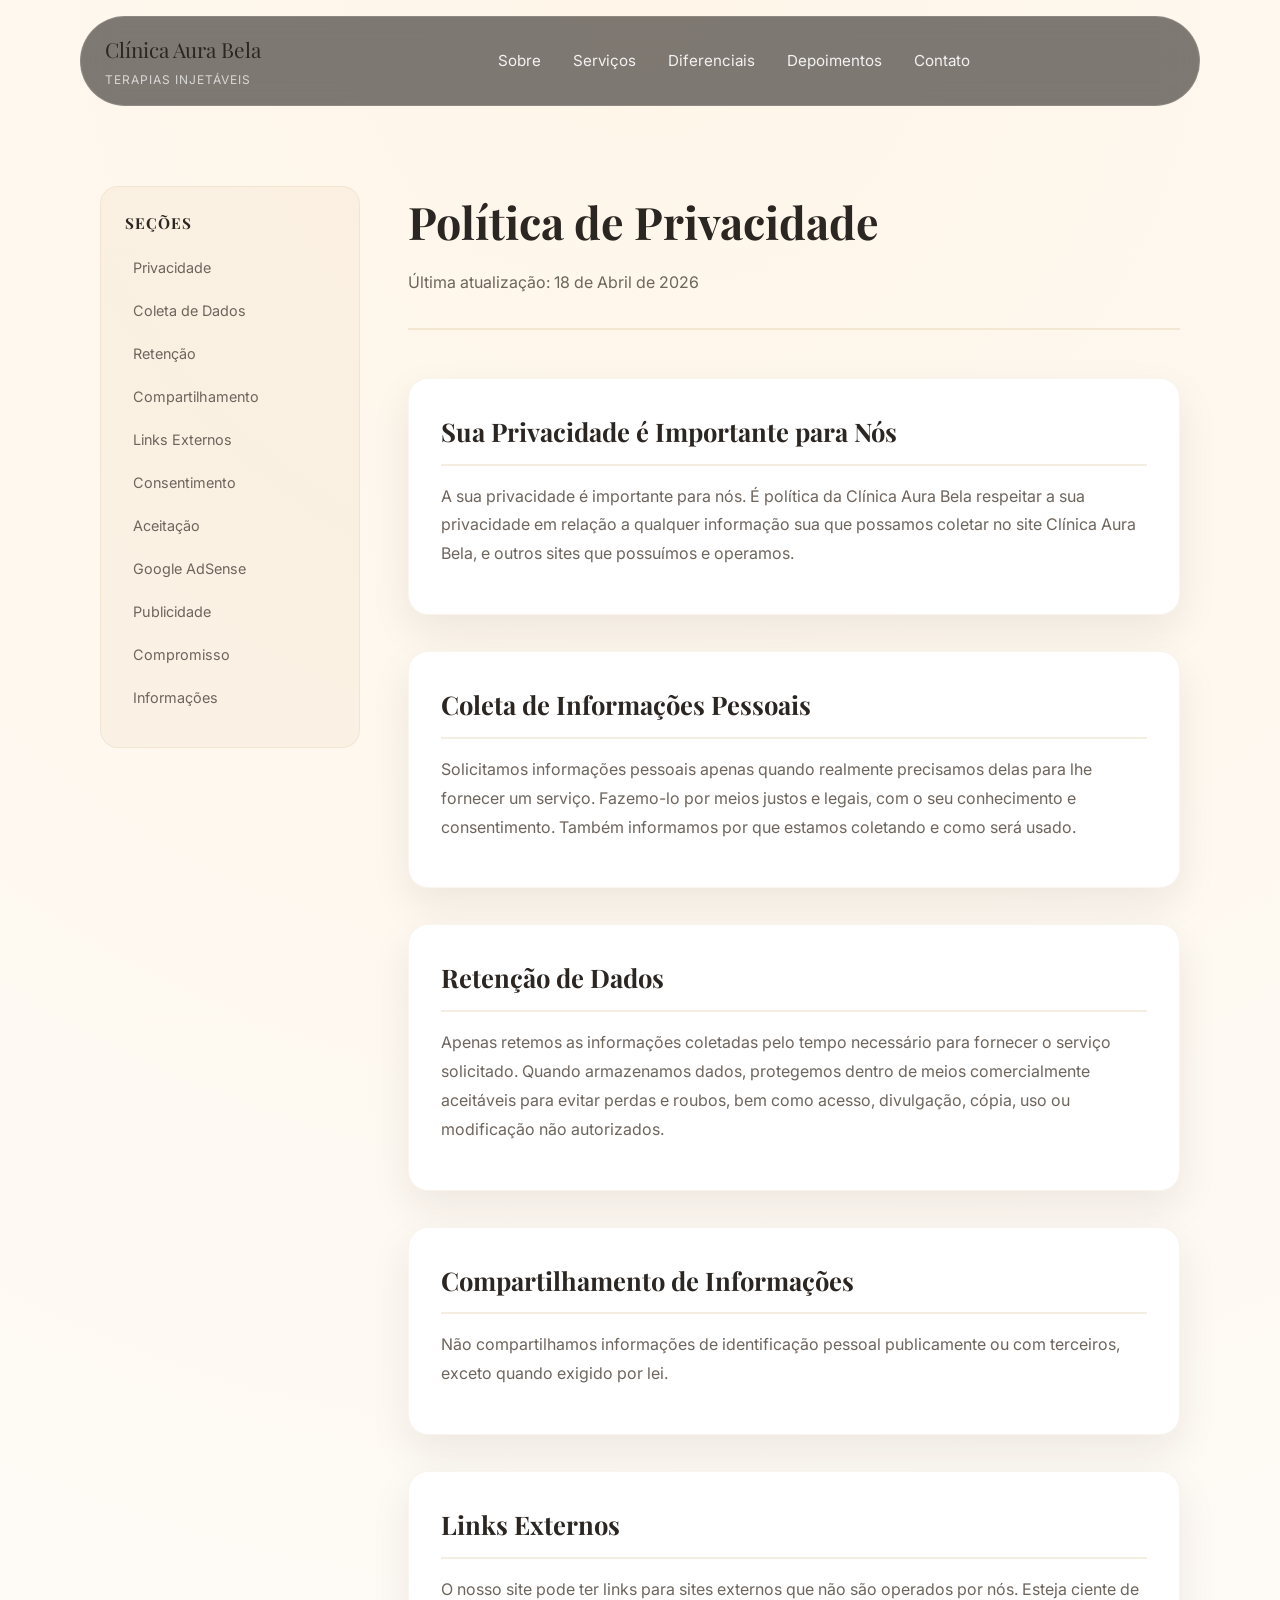
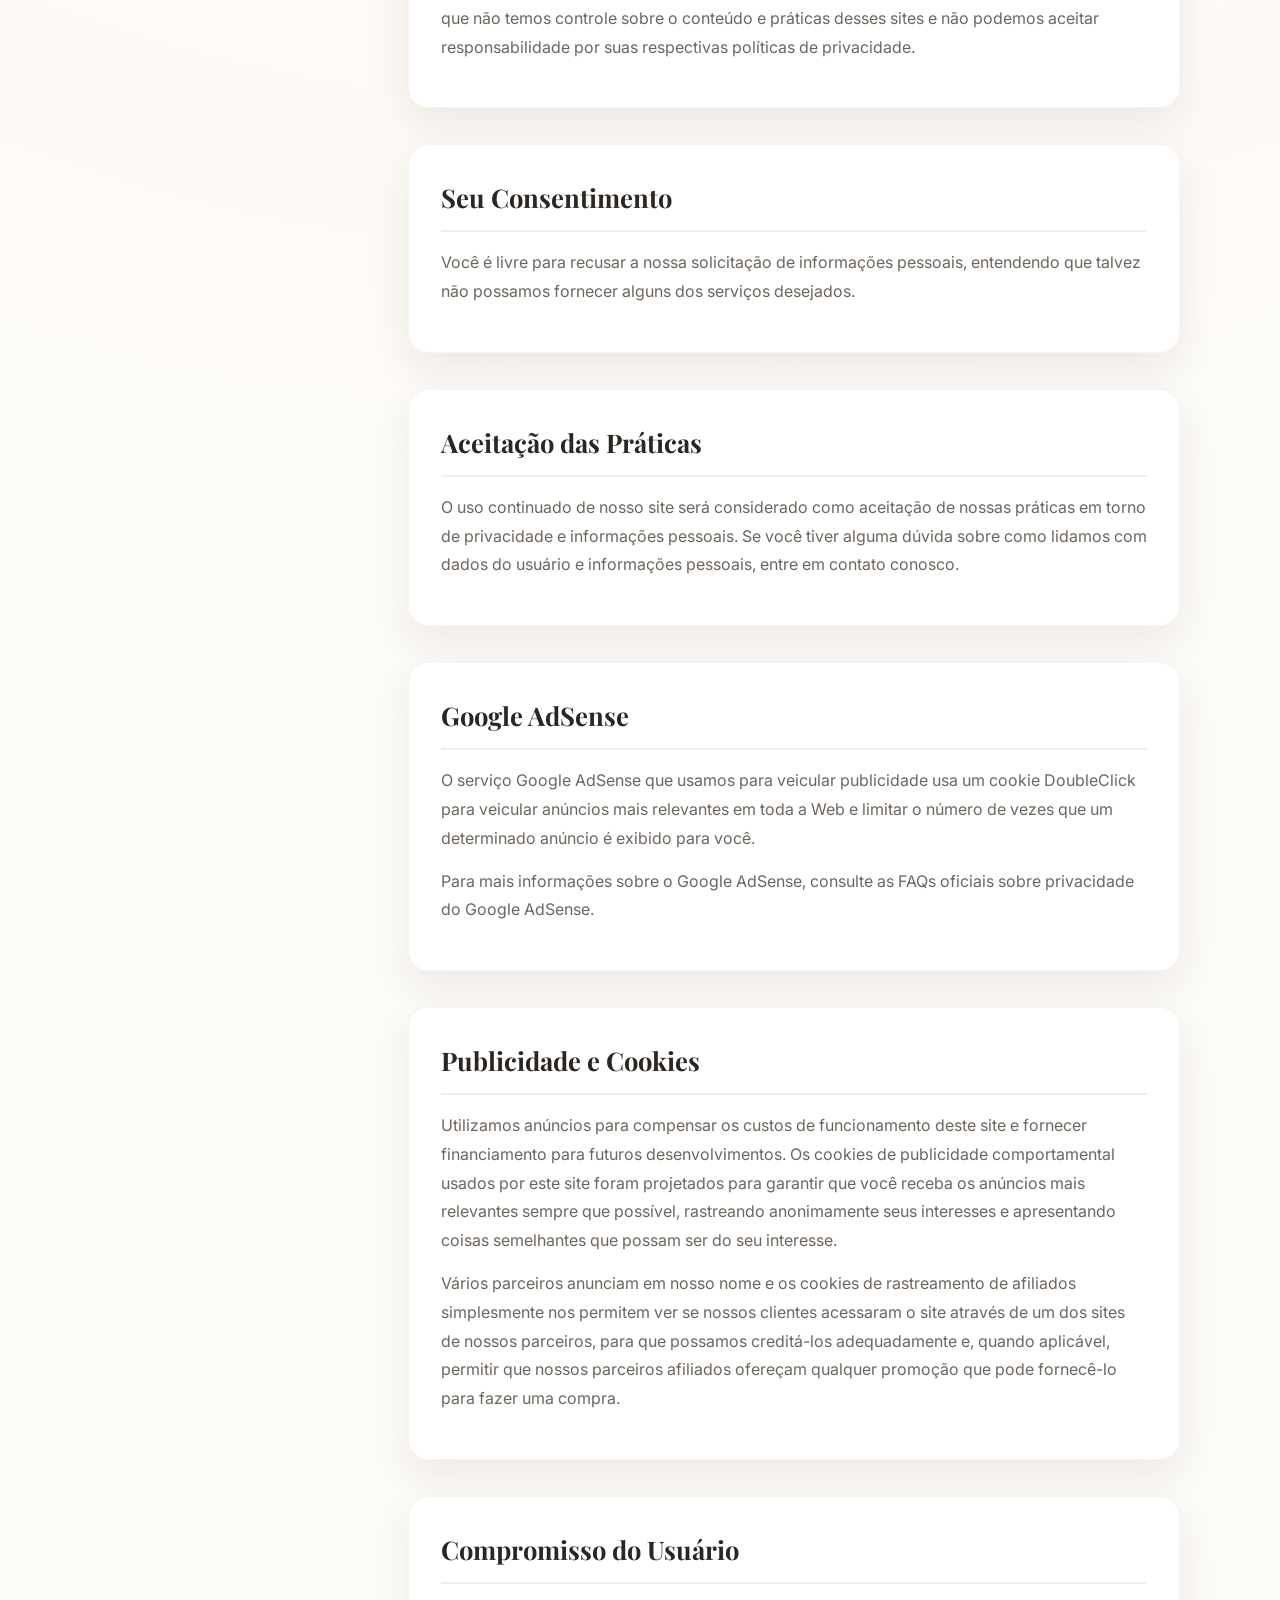
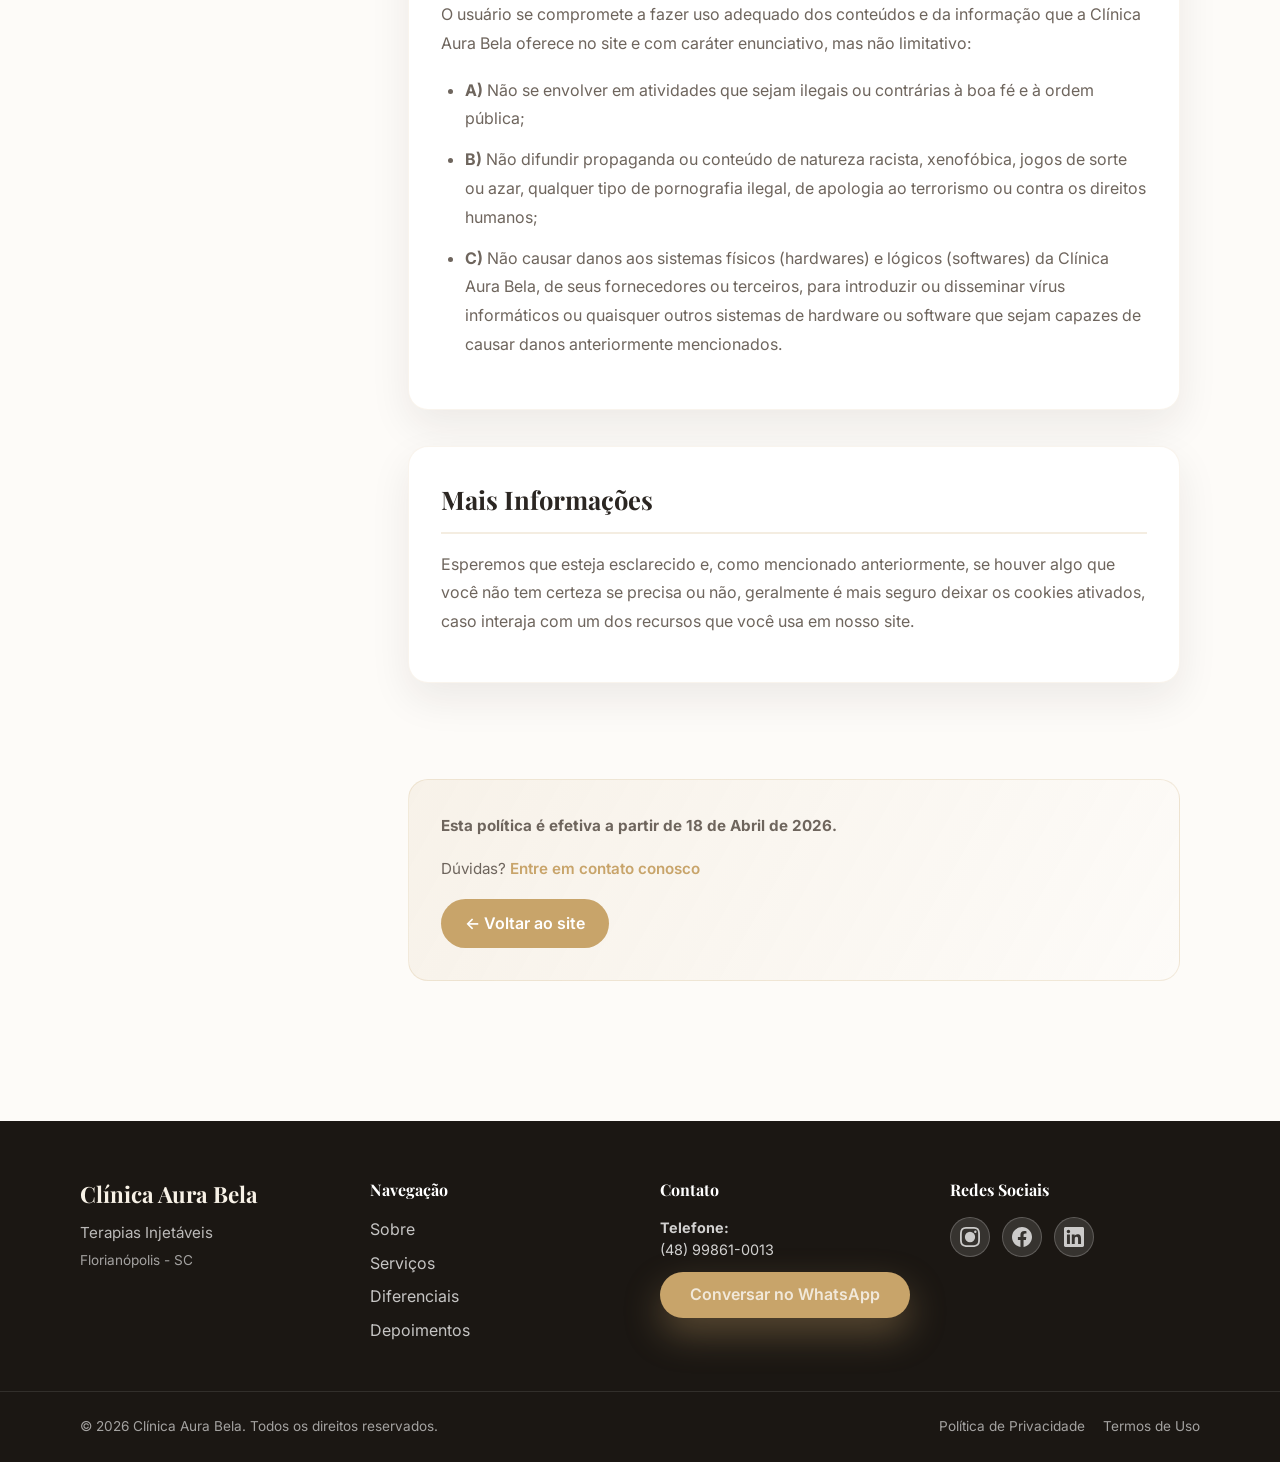
<file: privacidade_nova.html>
<!doctype html>
<html lang="pt-BR">
  <head>
    <meta charset="utf-8" />
    <meta name="viewport" content="width=device-width, initial-scale=1" />
    <meta
      name="description"
      content="Política de Privacidade - Clínica Aura Bela"
    />
    <title>Política de Privacidade - Clínica Aura Bela</title>

    <!-- Google Fonts -->
    <link rel="preconnect" href="https://fonts.googleapis.com" />
    <link rel="preconnect" href="https://fonts.gstatic.com" crossorigin />
    <link
      href="https://fonts.googleapis.com/css2?family=Inter:wght@300;400;500;600&family=Playfair+Display:wght@500;600;700&display=swap"
      rel="stylesheet"
    />

    <link rel="stylesheet" href="style.css" />
    <style>
      .legal-wrapper {
        display: grid;
        grid-template-columns: 260px 1fr;
        gap: 48px;
        padding: 40px 20px;
      }

      .legal-sidebar {
        position: sticky;
        top: 100px;
        height: fit-content;
      }

      .legal-toc {
        background: rgba(200, 164, 106, 0.08);
        border: 1px solid rgba(200, 164, 106, 0.15);
        border-radius: 18px;
        padding: 24px;
      }

      .legal-toc h3 {
        font-family: "Playfair Display", serif;
        font-size: 0.95rem;
        text-transform: uppercase;
        letter-spacing: 1px;
        color: var(--text);
        margin-bottom: 14px;
      }

      .legal-toc ul {
        list-style: none;
      }

      .legal-toc li {
        margin-bottom: 8px;
      }

      .legal-toc a {
        color: var(--muted);
        font-size: 0.9rem;
        transition: color 0.25s ease, padding-left 0.25s ease;
        display: block;
        padding: 6px 8px;
        border-radius: 8px;
      }

      .legal-toc a:hover,
      .legal-toc a.active {
        color: var(--accent);
        background: rgba(200, 164, 106, 0.1);
        padding-left: 12px;
      }

      .privacy-container {
        max-width: none;
      }

      .privacy-header {
        margin-bottom: 48px;
        padding-bottom: 32px;
        border-bottom: 2px solid rgba(200, 164, 106, 0.2);
      }

      .privacy-header h1 {
        font-family: "Playfair Display", serif;
        font-size: 2.8rem;
        margin-bottom: 12px;
        color: var(--text);
      }

      .privacy-header p {
        color: var(--muted);
        font-size: 1rem;
      }

      .privacy-content {
        display: grid;
        gap: 36px;
      }

      .privacy-section {
        background: var(--surface);
        border-radius: 20px;
        padding: 32px;
        border: 1px solid rgba(200, 164, 106, 0.12);
        box-shadow: var(--shadow-soft);
        transition: transform 0.25s ease, box-shadow 0.25s ease;
      }

      .privacy-section:hover {
        transform: translateY(-2px);
        box-shadow: var(--shadow);
      }

      .privacy-section h2 {
        font-family: "Playfair Display", serif;
        font-size: 1.6rem;
        margin-bottom: 16px;
        color: var(--text);
        padding-bottom: 12px;
        border-bottom: 2px solid rgba(200, 164, 106, 0.2);
      }

      .privacy-content p {
        margin-bottom: 14px;
        color: var(--muted);
        line-height: 1.8;
      }

      .privacy-content ul {
        margin: 18px 0 18px 24px;
      }

      .privacy-content li {
        margin-bottom: 12px;
        color: var(--muted);
        line-height: 1.8;
      }

      .privacy-footer {
        margin-top: 60px;
        padding: 32px;
        background: linear-gradient(120deg, rgba(200, 164, 106, 0.1), rgba(255, 255, 255, 0));
        border-radius: 20px;
        border: 1px solid rgba(200, 164, 106, 0.2);
      }

      .privacy-footer p {
        font-size: 0.95rem;
        color: var(--muted);
        margin-bottom: 16px;
      }

      .back-link {
        display: inline-block;
        padding: 12px 24px;
        background: var(--accent);
        color: #ffffff;
        border-radius: 999px;
        font-weight: 600;
        transition: all 0.25s ease;
      }

      .back-link:hover {
        background: var(--accent-strong);
        transform: translateY(-2px);
      }

      @media (max-width: 1024px) {
        .legal-wrapper {
          grid-template-columns: 1fr;
          gap: 28px;
        }

        .legal-sidebar {
          position: static;
        }

        .legal-toc {
          display: grid;
          grid-template-columns: repeat(auto-fit, minmax(160px, 1fr));
          gap: 12px;
        }

        .legal-toc ul {
          display: contents;
        }

        .legal-toc li {
          margin-bottom: 0;
        }

        .legal-toc a {
          display: block;
        }

        .privacy-header h1 {
          font-size: 2rem;
        }
      }
    </style>
  </head>
  <body>
    <!-- Navigation -->
    <nav class="nav container" style="margin-top: 16px;">
      <div class="brand">
        <span class="brand-name">Clínica Aura Bela</span>
        <span class="brand-sub">Terapias Injetáveis</span>
      </div>
      <div class="nav-links">
        <a href="index.html#sobre">Sobre</a>
        <a href="index.html#servicos">Serviços</a>
        <a href="index.html#diferenciais">Diferenciais</a>
        <a href="index.html#depoimentos">Depoimentos</a>
        <a href="index.html#contato">Contato</a>
      </div>
    </nav>

    <!-- Privacy Content -->
    <main class="container" style="padding: 40px 0;">
      <div class="legal-wrapper">
        <!-- Table of Contents Sidebar -->
        <aside class="legal-sidebar">
          <nav class="legal-toc">
            <h3>Seções</h3>
            <ul>
              <li><a href="#privacidade">Privacidade</a></li>
              <li><a href="#coleta">Coleta de Dados</a></li>
              <li><a href="#retencao">Retenção</a></li>
              <li><a href="#compartilhamento">Compartilhamento</a></li>
              <li><a href="#links">Links Externos</a></li>
              <li><a href="#consentimento">Consentimento</a></li>
              <li><a href="#aceitacao">Aceitação</a></li>
              <li><a href="#adsense">Google AdSense</a></li>
              <li><a href="#publicidade">Publicidade</a></li>
              <li><a href="#compromisso">Compromisso</a></li>
              <li><a href="#info">Informações</a></li>
            </ul>
          </nav>
        </aside>

        <!-- Main Content -->
        <div class="privacy-container">
          <div class="privacy-header">
            <h1>Política de Privacidade</h1>
            <p>Última atualização: 18 de Abril de 2026</p>
          </div>

          <div class="privacy-content">
            <div class="privacy-section" id="privacidade">
              <h2>Sua Privacidade é Importante para Nós</h2>
              <p>A sua privacidade é importante para nós. É política da Clínica Aura Bela respeitar a sua privacidade em relação a qualquer informação sua que possamos coletar no site Clínica Aura Bela, e outros sites que possuímos e operamos.</p>
            </div>

            <div class="privacy-section" id="coleta">
              <h2>Coleta de Informações Pessoais</h2>
              <p>Solicitamos informações pessoais apenas quando realmente precisamos delas para lhe fornecer um serviço. Fazemo-lo por meios justos e legais, com o seu conhecimento e consentimento. Também informamos por que estamos coletando e como será usado.</p>
            </div>

            <div class="privacy-section" id="retencao">
              <h2>Retenção de Dados</h2>
              <p>Apenas retemos as informações coletadas pelo tempo necessário para fornecer o serviço solicitado. Quando armazenamos dados, protegemos dentro de meios comercialmente aceitáveis para evitar perdas e roubos, bem como acesso, divulgação, cópia, uso ou modificação não autorizados.</p>
            </div>

            <div class="privacy-section" id="compartilhamento">
              <h2>Compartilhamento de Informações</h2>
              <p>Não compartilhamos informações de identificação pessoal publicamente ou com terceiros, exceto quando exigido por lei.</p>
            </div>

            <div class="privacy-section" id="links">
              <h2>Links Externos</h2>
              <p>O nosso site pode ter links para sites externos que não são operados por nós. Esteja ciente de que não temos controle sobre o conteúdo e práticas desses sites e não podemos aceitar responsabilidade por suas respectivas políticas de privacidade.</p>
            </div>

            <div class="privacy-section" id="consentimento">
              <h2>Seu Consentimento</h2>
              <p>Você é livre para recusar a nossa solicitação de informações pessoais, entendendo que talvez não possamos fornecer alguns dos serviços desejados.</p>
            </div>

            <div class="privacy-section" id="aceitacao">
              <h2>Aceitação das Práticas</h2>
              <p>O uso continuado de nosso site será considerado como aceitação de nossas práticas em torno de privacidade e informações pessoais. Se você tiver alguma dúvida sobre como lidamos com dados do usuário e informações pessoais, entre em contato conosco.</p>
            </div>

            <div class="privacy-section" id="adsense">
              <h2>Google AdSense</h2>
              <p>O serviço Google AdSense que usamos para veicular publicidade usa um cookie DoubleClick para veicular anúncios mais relevantes em toda a Web e limitar o número de vezes que um determinado anúncio é exibido para você.</p>
              <p>Para mais informações sobre o Google AdSense, consulte as FAQs oficiais sobre privacidade do Google AdSense.</p>
            </div>

            <div class="privacy-section" id="publicidade">
              <h2>Publicidade e Cookies</h2>
              <p>Utilizamos anúncios para compensar os custos de funcionamento deste site e fornecer financiamento para futuros desenvolvimentos. Os cookies de publicidade comportamental usados por este site foram projetados para garantir que você receba os anúncios mais relevantes sempre que possível, rastreando anonimamente seus interesses e apresentando coisas semelhantes que possam ser do seu interesse.</p>
              <p>Vários parceiros anunciam em nosso nome e os cookies de rastreamento de afiliados simplesmente nos permitem ver se nossos clientes acessaram o site através de um dos sites de nossos parceiros, para que possamos creditá-los adequadamente e, quando aplicável, permitir que nossos parceiros afiliados ofereçam qualquer promoção que pode fornecê-lo para fazer uma compra.</p>
            </div>

            <div class="privacy-section" id="compromisso">
              <h2>Compromisso do Usuário</h2>
              <p>O usuário se compromete a fazer uso adequado dos conteúdos e da informação que a Clínica Aura Bela oferece no site e com caráter enunciativo, mas não limitativo:</p>
              <ul>
                <li><strong>A)</strong> Não se envolver em atividades que sejam ilegais ou contrárias à boa fé e à ordem pública;</li>
                <li><strong>B)</strong> Não difundir propaganda ou conteúdo de natureza racista, xenofóbica, jogos de sorte ou azar, qualquer tipo de pornografia ilegal, de apologia ao terrorismo ou contra os direitos humanos;</li>
                <li><strong>C)</strong> Não causar danos aos sistemas físicos (hardwares) e lógicos (softwares) da Clínica Aura Bela, de seus fornecedores ou terceiros, para introduzir ou disseminar vírus informáticos ou quaisquer outros sistemas de hardware ou software que sejam capazes de causar danos anteriormente mencionados.</li>
              </ul>
            </div>

            <div class="privacy-section" id="info">
              <h2>Mais Informações</h2>
              <p>Esperemos que esteja esclarecido e, como mencionado anteriormente, se houver algo que você não tem certeza se precisa ou não, geralmente é mais seguro deixar os cookies ativados, caso interaja com um dos recursos que você usa em nosso site.</p>
            </div>

            <div class="privacy-footer">
              <p><strong>Esta política é efetiva a partir de 18 de Abril de 2026.</strong></p>
              <p>Dúvidas? <a href="index.html#contato" style="color: var(--accent); font-weight: 600;">Entre em contato conosco</a></p>
              <a href="index.html" class="back-link">← Voltar ao site</a>
            </div>
          </div>
        </div>
      </div>
    </main>

    <!-- Footer -->
    <footer class="footer" style="margin-top: 60px;">
      <div class="container footer-grid">
        <div class="footer-brand">
          <h3>Clínica Aura Bela</h3>
          <p>Terapias Injetáveis</p>
          <span>Florianópolis - SC</span>
        </div>

        <div class="footer-section">
          <h4>Navegação</h4>
          <ul>
            <li><a href="index.html#sobre">Sobre</a></li>
            <li><a href="index.html#servicos">Serviços</a></li>
            <li><a href="index.html#diferenciais">Diferenciais</a></li>
            <li><a href="index.html#depoimentos">Depoimentos</a></li>
          </ul>
        </div>

        <div class="footer-section">
          <h4>Contato</h4>
          <p><strong>Telefone:</strong><br>(48) 99861-0013</p>
          <a href="https://wa.me/5548998610013" target="_blank" rel="noopener noreferrer" class="btn btn-primary" style="width: 100%; text-align: center; padding: 10px 14px; margin-top: 12px;">Conversar no WhatsApp</a>
        </div>

        <div class="footer-section">
          <h4>Redes Sociais</h4>
          <div class="social-links">
            <a href="#" aria-label="Instagram" title="Instagram">
              <svg viewBox="0 0 24 24" fill="currentColor">
                <path d="M12 2.163c3.204 0 3.584.012 4.85.07 3.252.148 4.771 1.691 4.919 4.919.058 1.265.069 1.645.069 4.849 0 3.205-.012 3.584-.069 4.849-.149 3.225-1.664 4.771-4.919 4.919-1.266.058-1.644.07-4.85.07-3.204 0-3.584-.012-4.849-.07-3.26-.149-4.771-1.699-4.919-4.92-.058-1.265-.07-1.644-.07-4.849 0-3.204.013-3.583.07-4.849.149-3.227 1.664-4.771 4.919-4.919 1.266-.057 1.645-.069 4.849-.069zm0-2.163c-3.259 0-3.667.014-4.947.072-4.358.2-6.78 2.618-6.98 6.98-.059 1.281-.073 1.689-.073 4.948 0 3.259.014 3.668.072 4.948.2 4.358 2.618 6.78 6.98 6.98 1.281.058 1.689.072 4.948.072 3.259 0 3.668-.014 4.948-.072 4.354-.2 6.782-2.618 6.979-6.98.059-1.28.073-1.689.073-4.948 0-3.259-.015-3.667-.072-4.947-.196-4.354-2.617-6.78-6.979-6.98-1.281-.059-1.69-.073-4.949-.073zM5.838 12a6.162 6.162 0 1 1 12.324 0 6.162 6.162 0 0 1-12.324 0zM12 16a4 4 0 1 1 0-8 4 4 0 0 1 0 8zm4.965-10.322a1.44 1.44 0 1 1 2.881.001 1.44 1.44 0 0 1-2.881-.001z"/>
              </svg>
            </a>
            <a href="#" aria-label="Facebook" title="Facebook">
              <svg viewBox="0 0 24 24" fill="currentColor">
                <path d="M24 12.073c0-6.627-5.373-12-12-12s-12 5.373-12 12c0 5.99 4.388 10.954 10.125 11.854v-8.385H7.078v-3.47h3.047V9.43c0-3.007 1.792-4.669 4.533-4.669 1.312 0 2.686.235 2.686.235v2.953H15.83c-1.491 0-1.956.925-1.956 1.874v2.25h3.328l-.532 3.47h-2.796v8.385C19.612 23.027 24 18.062 24 12.073z"/>
              </svg>
            </a>
            <a href="#" aria-label="LinkedIn" title="LinkedIn">
              <svg viewBox="0 0 24 24" fill="currentColor">
                <path d="M20.447 20.452h-3.554v-5.569c0-1.328-.027-3.037-1.852-3.037-1.853 0-2.136 1.445-2.136 2.939v5.667H9.351V9h3.414v1.561h.046c.477-.9 1.637-1.85 3.37-1.85 3.601 0 4.267 2.37 4.267 5.455v6.286zM5.337 7.433c-1.144 0-2.063-.926-2.063-2.065 0-1.138.92-2.063 2.063-2.063 1.14 0 2.064.925 2.064 2.063 0 1.139-.925 2.065-2.064 2.065zm1.782 13.019H3.555V9h3.564v11.452zM22.225 0H1.771C.792 0 0 .774 0 1.729v20.542C0 23.227.792 24 1.771 24h20.451C23.2 24 24 23.227 24 22.271V1.729C24 .774 23.2 0 22.225 0z"/>
              </svg>
            </a>
          </div>
        </div>
      </div>

      <div class="footer-divider"></div>

      <div class="container footer-bottom">
        <p>&copy; 2026 Clínica Aura Bela. Todos os direitos reservados.</p>
        <div class="footer-policies">
          <a href="privacidade_nova.html">Política de Privacidade</a>
          <a href="#">Termos de Uso</a>
        </div>
      </div>
    </footer>
  </body>
</html>
</file>
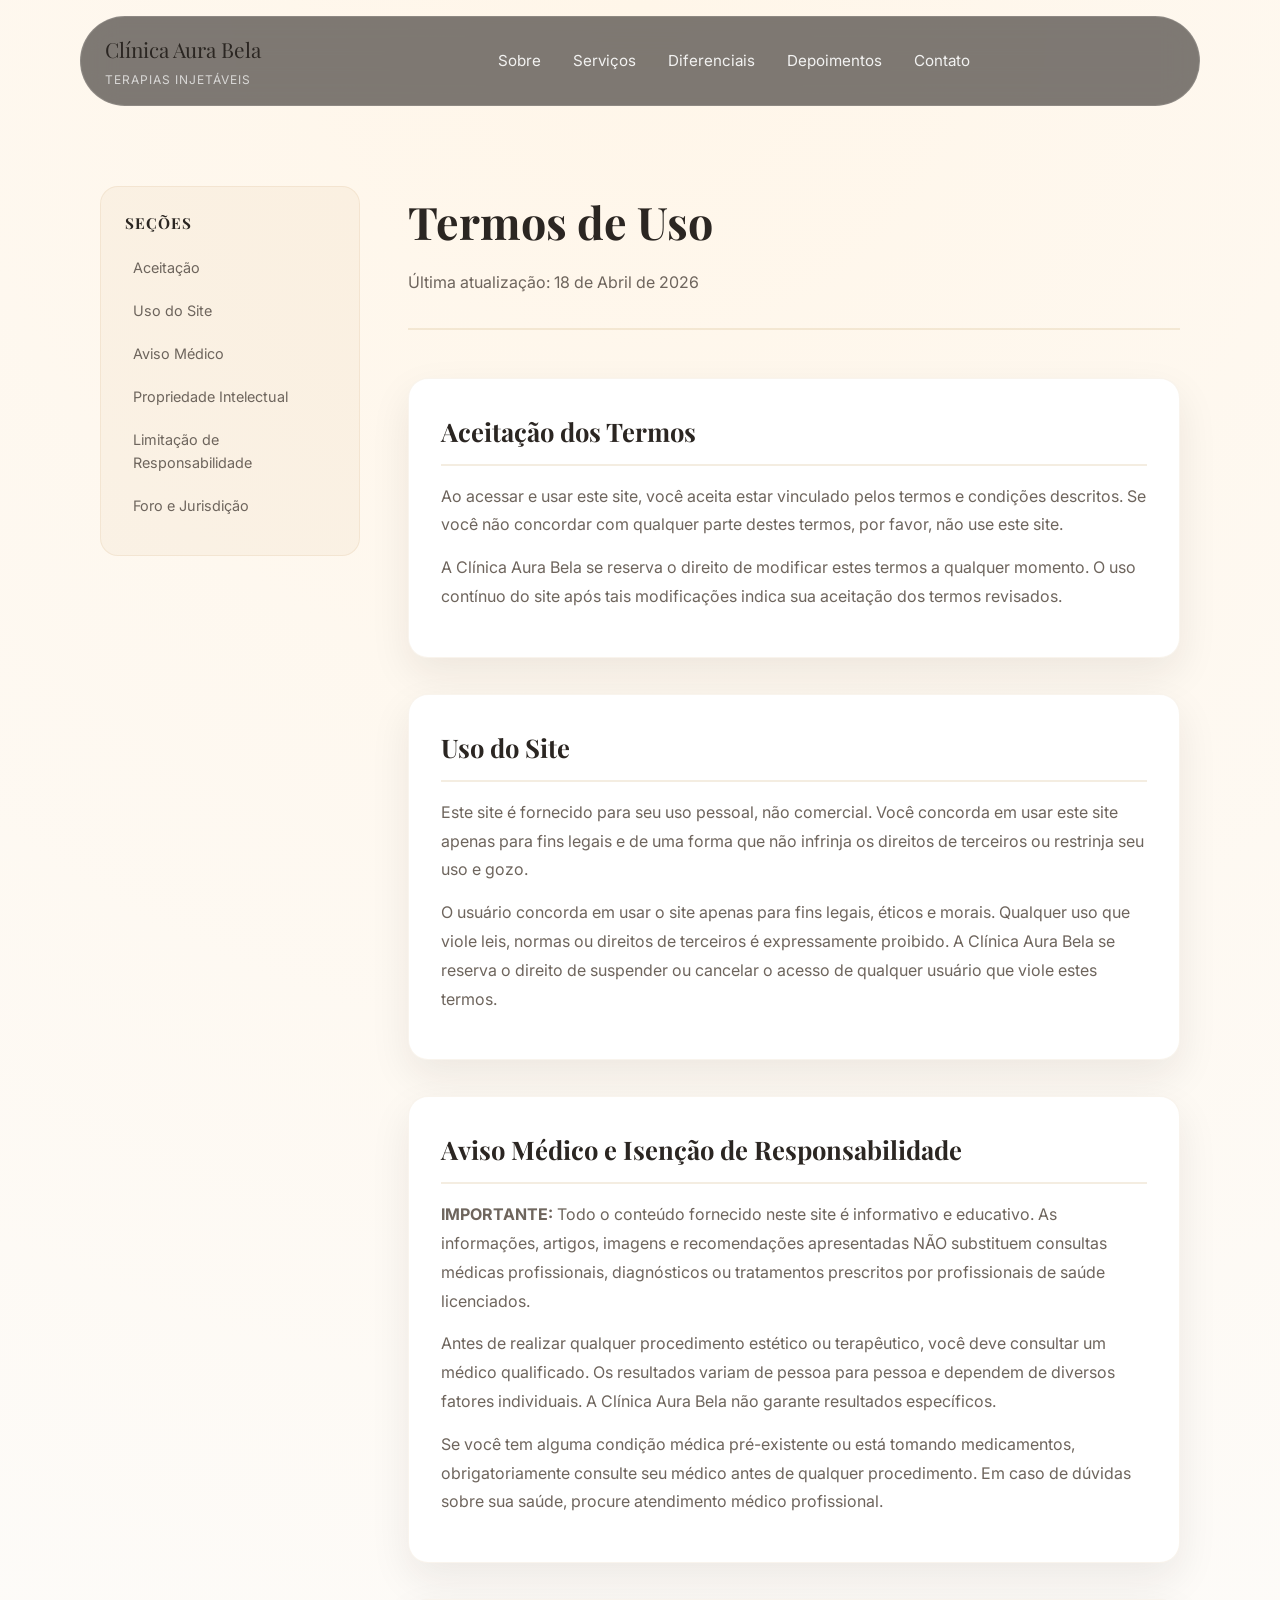
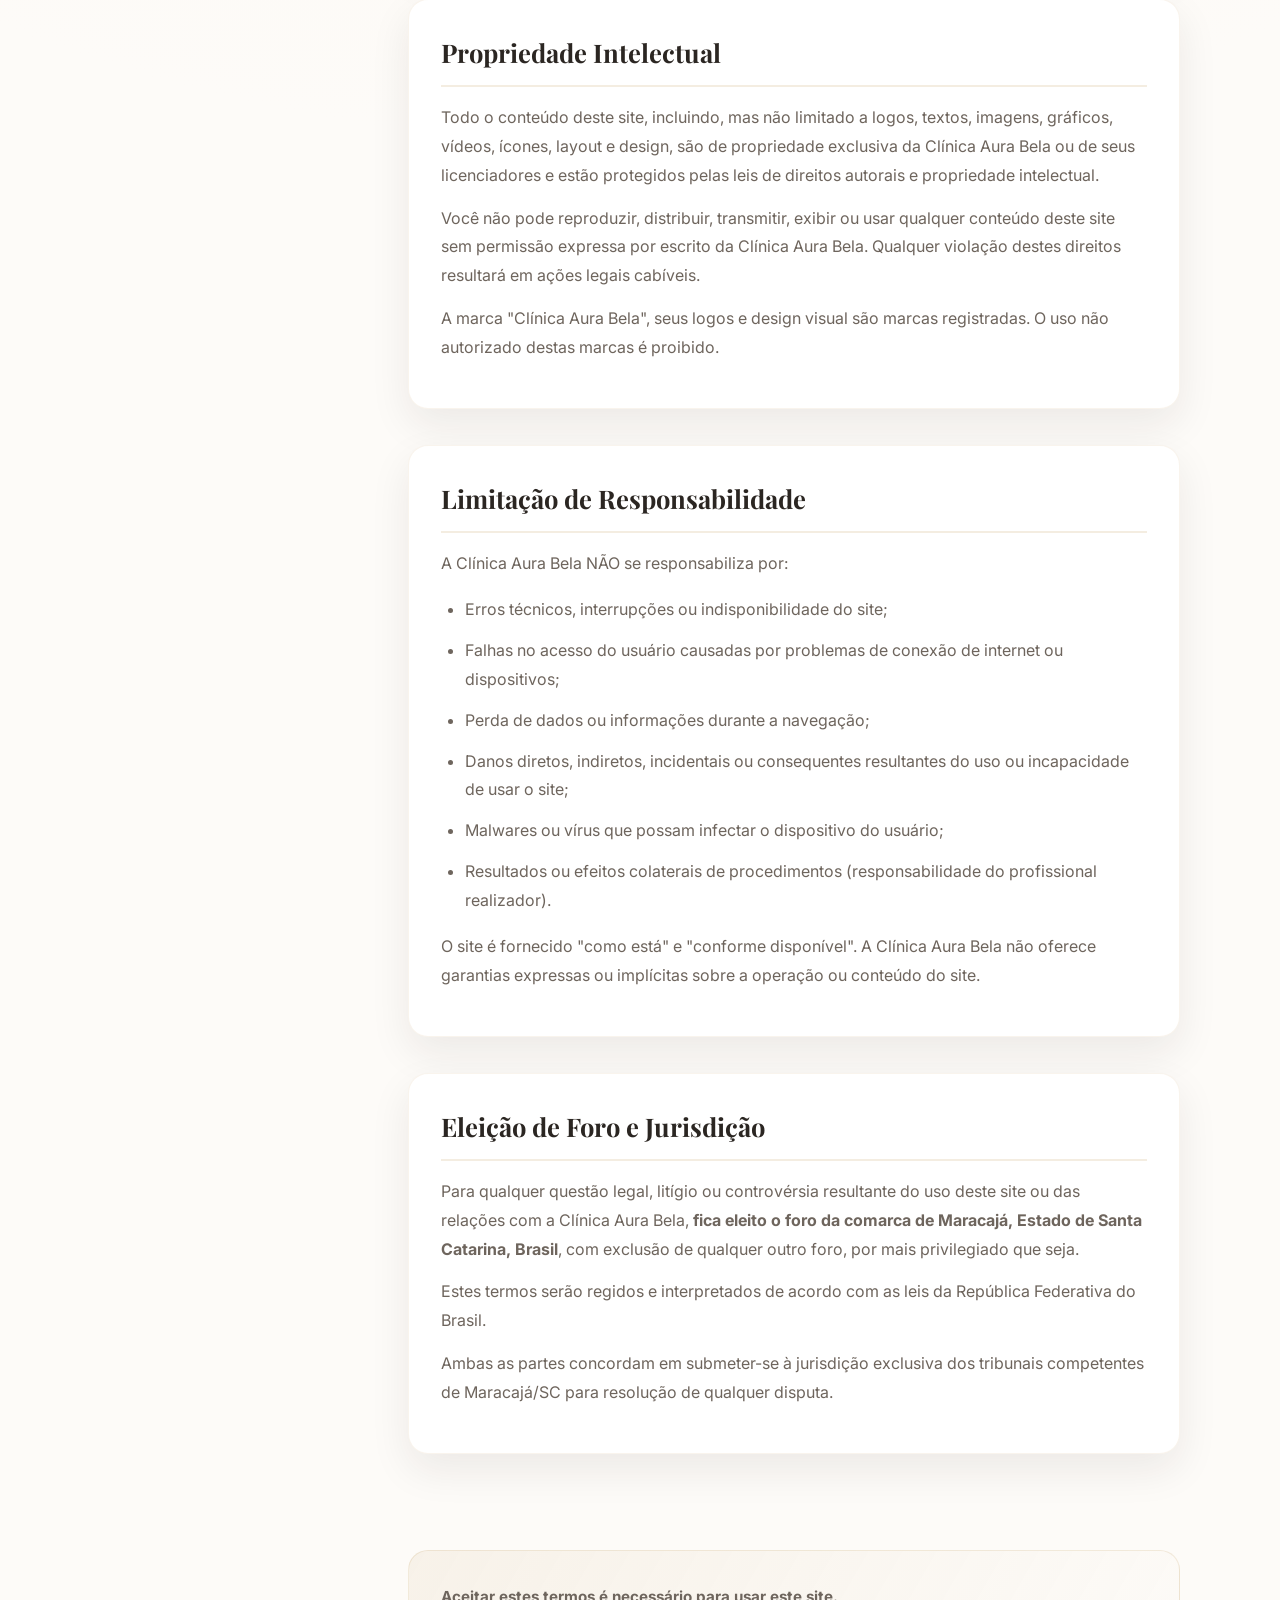
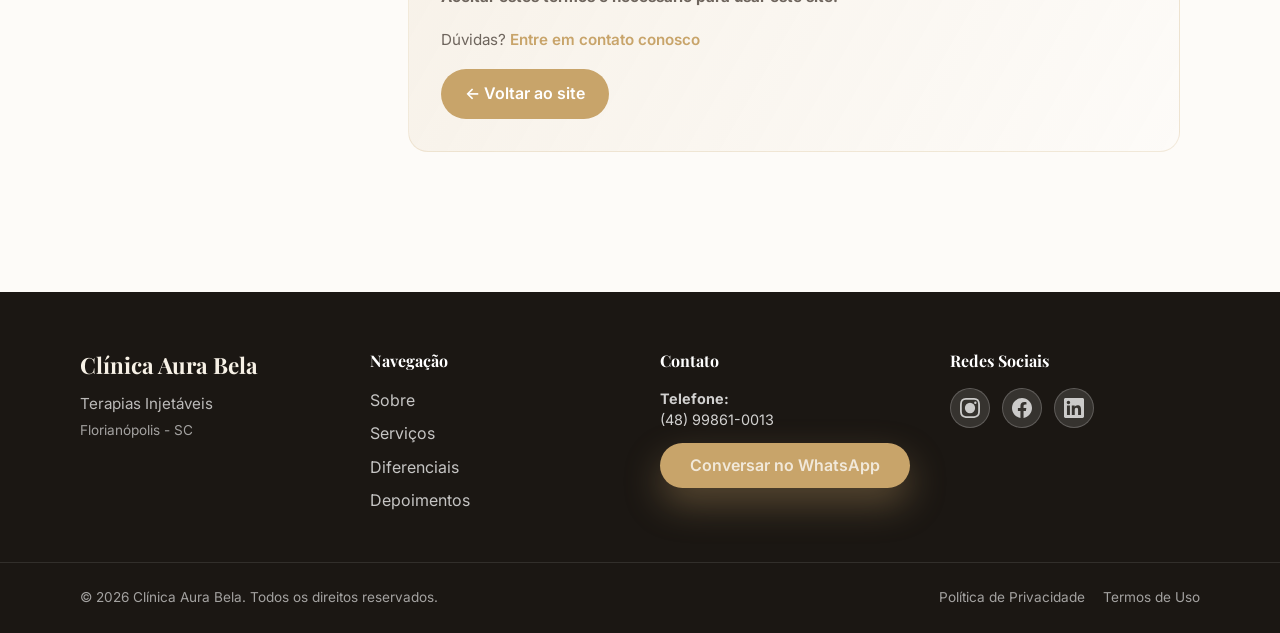
<file: termos.html>
<!doctype html>
<html lang="pt-BR">
  <head>
    <meta charset="utf-8" />
    <meta name="viewport" content="width=device-width, initial-scale=1" />
    <meta
      name="description"
      content="Termos de Uso - Clínica Aura Bela"
    />
    <title>Termos de Uso - Clínica Aura Bela</title>

    <!-- Google Fonts -->
    <link rel="preconnect" href="https://fonts.googleapis.com" />
    <link rel="preconnect" href="https://fonts.gstatic.com" crossorigin />
    <link
      href="https://fonts.googleapis.com/css2?family=Inter:wght@300;400;500;600&family=Playfair+Display:wght@500;600;700&display=swap"
      rel="stylesheet"
    />

    <link rel="stylesheet" href="style.css" />
    <style>
      .legal-wrapper {
        display: grid;
        grid-template-columns: 260px 1fr;
        gap: 48px;
        padding: 40px 20px;
      }

      .legal-sidebar {
        position: sticky;
        top: 100px;
        height: fit-content;
      }

      .legal-toc {
        background: rgba(200, 164, 106, 0.08);
        border: 1px solid rgba(200, 164, 106, 0.15);
        border-radius: 18px;
        padding: 24px;
      }

      .legal-toc h3 {
        font-family: "Playfair Display", serif;
        font-size: 0.95rem;
        text-transform: uppercase;
        letter-spacing: 1px;
        color: var(--text);
        margin-bottom: 14px;
      }

      .legal-toc ul {
        list-style: none;
      }

      .legal-toc li {
        margin-bottom: 8px;
      }

      .legal-toc a {
        color: var(--muted);
        font-size: 0.9rem;
        transition: color 0.25s ease, padding-left 0.25s ease;
        display: block;
        padding: 6px 8px;
        border-radius: 8px;
      }

      .legal-toc a:hover,
      .legal-toc a.active {
        color: var(--accent);
        background: rgba(200, 164, 106, 0.1);
        padding-left: 12px;
      }

      .terms-container {
        max-width: none;
      }

      .terms-header {
        margin-bottom: 48px;
        padding-bottom: 32px;
        border-bottom: 2px solid rgba(200, 164, 106, 0.2);
      }

      .terms-header h1 {
        font-family: "Playfair Display", serif;
        font-size: 2.8rem;
        margin-bottom: 12px;
        color: var(--text);
      }

      .terms-header p {
        color: var(--muted);
        font-size: 1rem;
      }

      .terms-content {
        display: grid;
        gap: 36px;
      }

      .terms-section {
        background: var(--surface);
        border-radius: 20px;
        padding: 32px;
        border: 1px solid rgba(200, 164, 106, 0.12);
        box-shadow: var(--shadow-soft);
        transition: transform 0.25s ease, box-shadow 0.25s ease;
      }

      .terms-section:hover {
        transform: translateY(-2px);
        box-shadow: var(--shadow);
      }

      .terms-section h2 {
        font-family: "Playfair Display", serif;
        font-size: 1.6rem;
        margin-bottom: 16px;
        color: var(--text);
        padding-bottom: 12px;
        border-bottom: 2px solid rgba(200, 164, 106, 0.2);
      }

      .terms-content p {
        margin-bottom: 14px;
        color: var(--muted);
        line-height: 1.8;
      }

      .terms-content ul {
        margin: 18px 0 18px 24px;
      }

      .terms-content li {
        margin-bottom: 12px;
        color: var(--muted);
        line-height: 1.8;
      }

      .terms-footer {
        margin-top: 60px;
        padding: 32px;
        background: linear-gradient(120deg, rgba(200, 164, 106, 0.1), rgba(255, 255, 255, 0));
        border-radius: 20px;
        border: 1px solid rgba(200, 164, 106, 0.2);
      }

      .terms-footer p {
        font-size: 0.95rem;
        color: var(--muted);
        margin-bottom: 16px;
      }

      .back-link {
        display: inline-block;
        padding: 12px 24px;
        background: var(--accent);
        color: #ffffff;
        border-radius: 999px;
        font-weight: 600;
        transition: all 0.25s ease;
      }

      .back-link:hover {
        background: var(--accent-strong);
        transform: translateY(-2px);
      }

      @media (max-width: 1024px) {
        .legal-wrapper {
          grid-template-columns: 1fr;
          gap: 28px;
        }

        .legal-sidebar {
          position: static;
        }

        .legal-toc {
          display: grid;
          grid-template-columns: repeat(auto-fit, minmax(160px, 1fr));
          gap: 12px;
        }

        .legal-toc ul {
          display: contents;
        }

        .legal-toc li {
          margin-bottom: 0;
        }

        .legal-toc a {
          display: block;
        }

        .terms-header h1 {
          font-size: 2rem;
        }
      }
    </style>
  </head>
  <body>
    <!-- Navigation -->
    <nav class="nav container" style="margin-top: 16px;">
      <div class="brand">
        <span class="brand-name">Clínica Aura Bela</span>
        <span class="brand-sub">Terapias Injetáveis</span>
      </div>
      <div class="nav-links">
        <a href="index.html#sobre">Sobre</a>
        <a href="index.html#servicos">Serviços</a>
        <a href="index.html#diferenciais">Diferenciais</a>
        <a href="index.html#depoimentos">Depoimentos</a>
        <a href="index.html#contato">Contato</a>
      </div>
    </nav>

    <!-- Terms Content -->
    <main class="container" style="padding: 40px 0;">
      <div class="legal-wrapper">
        <!-- Table of Contents Sidebar -->
        <aside class="legal-sidebar">
          <nav class="legal-toc">
            <h3>Seções</h3>
            <ul>
              <li><a href="#aceitacao">Aceitação</a></li>
              <li><a href="#uso">Uso do Site</a></li>
              <li><a href="#aviso">Aviso Médico</a></li>
              <li><a href="#propriedade">Propriedade Intelectual</a></li>
              <li><a href="#limitacao">Limitação de Responsabilidade</a></li>
              <li><a href="#foro">Foro e Jurisdição</a></li>
            </ul>
          </nav>
        </aside>

        <!-- Main Content -->
        <div class="terms-container">
          <div class="terms-header">
            <h1>Termos de Uso</h1>
            <p>Última atualização: 18 de Abril de 2026</p>
          </div>

          <div class="terms-content">
            <div class="terms-section" id="aceitacao">
              <h2>Aceitação dos Termos</h2>
              <p>Ao acessar e usar este site, você aceita estar vinculado pelos termos e condições descritos. Se você não concordar com qualquer parte destes termos, por favor, não use este site.</p>
              <p>A Clínica Aura Bela se reserva o direito de modificar estes termos a qualquer momento. O uso contínuo do site após tais modificações indica sua aceitação dos termos revisados.</p>
            </div>

            <div class="terms-section" id="uso">
              <h2>Uso do Site</h2>
              <p>Este site é fornecido para seu uso pessoal, não comercial. Você concorda em usar este site apenas para fins legais e de uma forma que não infrinja os direitos de terceiros ou restrinja seu uso e gozo.</p>
              <p>O usuário concorda em usar o site apenas para fins legais, éticos e morais. Qualquer uso que viole leis, normas ou direitos de terceiros é expressamente proibido. A Clínica Aura Bela se reserva o direito de suspender ou cancelar o acesso de qualquer usuário que viole estes termos.</p>
            </div>

            <div class="terms-section" id="aviso">
              <h2>Aviso Médico e Isenção de Responsabilidade</h2>
              <p><strong>IMPORTANTE:</strong> Todo o conteúdo fornecido neste site é informativo e educativo. As informações, artigos, imagens e recomendações apresentadas NÃO substituem consultas médicas profissionais, diagnósticos ou tratamentos prescritos por profissionais de saúde licenciados.</p>
              <p>Antes de realizar qualquer procedimento estético ou terapêutico, você deve consultar um médico qualificado. Os resultados variam de pessoa para pessoa e dependem de diversos fatores individuais. A Clínica Aura Bela não garante resultados específicos.</p>
              <p>Se você tem alguma condição médica pré-existente ou está tomando medicamentos, obrigatoriamente consulte seu médico antes de qualquer procedimento. Em caso de dúvidas sobre sua saúde, procure atendimento médico profissional.</p>
            </div>

            <div class="terms-section" id="propriedade">
              <h2>Propriedade Intelectual</h2>
              <p>Todo o conteúdo deste site, incluindo, mas não limitado a logos, textos, imagens, gráficos, vídeos, ícones, layout e design, são de propriedade exclusiva da Clínica Aura Bela ou de seus licenciadores e estão protegidos pelas leis de direitos autorais e propriedade intelectual.</p>
              <p>Você não pode reproduzir, distribuir, transmitir, exibir ou usar qualquer conteúdo deste site sem permissão expressa por escrito da Clínica Aura Bela. Qualquer violação destes direitos resultará em ações legais cabíveis.</p>
              <p>A marca "Clínica Aura Bela", seus logos e design visual são marcas registradas. O uso não autorizado destas marcas é proibido.</p>
            </div>

            <div class="terms-section" id="limitacao">
              <h2>Limitação de Responsabilidade</h2>
              <p>A Clínica Aura Bela NÃO se responsabiliza por:</p>
              <ul>
                <li>Erros técnicos, interrupções ou indisponibilidade do site;</li>
                <li>Falhas no acesso do usuário causadas por problemas de conexão de internet ou dispositivos;</li>
                <li>Perda de dados ou informações durante a navegação;</li>
                <li>Danos diretos, indiretos, incidentais ou consequentes resultantes do uso ou incapacidade de usar o site;</li>
                <li>Malwares ou vírus que possam infectar o dispositivo do usuário;</li>
                <li>Resultados ou efeitos colaterais de procedimentos (responsabilidade do profissional realizador).</li>
              </ul>
              <p>O site é fornecido "como está" e "conforme disponível". A Clínica Aura Bela não oferece garantias expressas ou implícitas sobre a operação ou conteúdo do site.</p>
            </div>

            <div class="terms-section" id="foro">
              <h2>Eleição de Foro e Jurisdição</h2>
              <p>Para qualquer questão legal, litígio ou controvérsia resultante do uso deste site ou das relações com a Clínica Aura Bela, <strong>fica eleito o foro da comarca de Maracajá, Estado de Santa Catarina, Brasil</strong>, com exclusão de qualquer outro foro, por mais privilegiado que seja.</p>
              <p>Estes termos serão regidos e interpretados de acordo com as leis da República Federativa do Brasil.</p>
              <p>Ambas as partes concordam em submeter-se à jurisdição exclusiva dos tribunais competentes de Maracajá/SC para resolução de qualquer disputa.</p>
            </div>

            <div class="terms-footer">
              <p><strong>Aceitar estes termos é necessário para usar este site.</strong></p>
              <p>Dúvidas? <a href="index.html#contato" style="color: var(--accent); font-weight: 600;">Entre em contato conosco</a></p>
              <a href="index.html" class="back-link">← Voltar ao site</a>
            </div>
          </div>
        </div>
      </div>
    </main>

    <!-- Footer -->
    <footer class="footer" style="margin-top: 60px;">
      <div class="container footer-grid">
        <div class="footer-brand">
          <h3>Clínica Aura Bela</h3>
          <p>Terapias Injetáveis</p>
          <span>Florianópolis - SC</span>
        </div>

        <div class="footer-section">
          <h4>Navegação</h4>
          <ul>
            <li><a href="index.html#sobre">Sobre</a></li>
            <li><a href="index.html#servicos">Serviços</a></li>
            <li><a href="index.html#diferenciais">Diferenciais</a></li>
            <li><a href="index.html#depoimentos">Depoimentos</a></li>
          </ul>
        </div>

        <div class="footer-section">
          <h4>Contato</h4>
          <p><strong>Telefone:</strong><br>(48) 99861-0013</p>
          <a href="https://wa.me/5548998610013" target="_blank" rel="noopener noreferrer" class="btn btn-primary" style="width: 100%; text-align: center; padding: 10px 14px; margin-top: 12px;">Conversar no WhatsApp</a>
        </div>

        <div class="footer-section">
          <h4>Redes Sociais</h4>
          <div class="social-links">
            <a href="#" aria-label="Instagram" title="Instagram">
              <svg viewBox="0 0 24 24" fill="currentColor">
                <path d="M12 2.163c3.204 0 3.584.012 4.85.07 3.252.148 4.771 1.691 4.919 4.919.058 1.265.069 1.645.069 4.849 0 3.205-.012 3.584-.069 4.849-.149 3.225-1.664 4.771-4.919 4.919-1.266.058-1.644.07-4.85.07-3.204 0-3.584-.012-4.849-.07-3.26-.149-4.771-1.699-4.919-4.92-.058-1.265-.07-1.644-.07-4.849 0-3.204.013-3.583.07-4.849.149-3.227 1.664-4.771 4.919-4.919 1.266-.057 1.645-.069 4.849-.069zm0-2.163c-3.259 0-3.667.014-4.947.072-4.358.2-6.78 2.618-6.98 6.98-.059 1.281-.073 1.689-.073 4.948 0 3.259.014 3.668.072 4.948.2 4.358 2.618 6.78 6.98 6.98 1.281.058 1.689.072 4.948.072 3.259 0 3.668-.014 4.948-.072 4.354-.2 6.782-2.618 6.979-6.98.059-1.28.073-1.689.073-4.948 0-3.259-.015-3.667-.072-4.947-.196-4.354-2.617-6.78-6.979-6.98-1.281-.059-1.69-.073-4.949-.073zM5.838 12a6.162 6.162 0 1 1 12.324 0 6.162 6.162 0 0 1-12.324 0zM12 16a4 4 0 1 1 0-8 4 4 0 0 1 0 8zm4.965-10.322a1.44 1.44 0 1 1 2.881.001 1.44 1.44 0 0 1-2.881-.001z"/>
              </svg>
            </a>
            <a href="#" aria-label="Facebook" title="Facebook">
              <svg viewBox="0 0 24 24" fill="currentColor">
                <path d="M24 12.073c0-6.627-5.373-12-12-12s-12 5.373-12 12c0 5.99 4.388 10.954 10.125 11.854v-8.385H7.078v-3.47h3.047V9.43c0-3.007 1.792-4.669 4.533-4.669 1.312 0 2.686.235 2.686.235v2.953H15.83c-1.491 0-1.956.925-1.956 1.874v2.25h3.328l-.532 3.47h-2.796v8.385C19.612 23.027 24 18.062 24 12.073z"/>
              </svg>
            </a>
            <a href="#" aria-label="LinkedIn" title="LinkedIn">
              <svg viewBox="0 0 24 24" fill="currentColor">
                <path d="M20.447 20.452h-3.554v-5.569c0-1.328-.027-3.037-1.852-3.037-1.853 0-2.136 1.445-2.136 2.939v5.667H9.351V9h3.414v1.561h.046c.477-.9 1.637-1.85 3.37-1.85 3.601 0 4.267 2.37 4.267 5.455v6.286zM5.337 7.433c-1.144 0-2.063-.926-2.063-2.065 0-1.138.92-2.063 2.063-2.063 1.14 0 2.064.925 2.064 2.063 0 1.139-.925 2.065-2.064 2.065zm1.782 13.019H3.555V9h3.564v11.452zM22.225 0H1.771C.792 0 0 .774 0 1.729v20.542C0 23.227.792 24 1.771 24h20.451C23.2 24 24 23.227 24 22.271V1.729C24 .774 23.2 0 22.225 0z"/>
              </svg>
            </a>
          </div>
        </div>
      </div>

      <div class="footer-divider"></div>

      <div class="container footer-bottom">
        <p>&copy; 2026 Clínica Aura Bela. Todos os direitos reservados.</p>
        <div class="footer-policies">
          <a href="privacidade_nova.html">Política de Privacidade</a>
          <a href="termos.html">Termos de Uso</a>
        </div>
      </div>
    </footer>
  </body>
</html>
</file>
<file: style.css>
:root {
  --bg: #fdfbf8;
  --surface: #ffffff;
  --surface-alt: #f6f1ea;
  --accent: #c8a46a;
  --accent-strong: #b1843e;
  --text: #2b2622;
  --muted: #6e655d;
  --line: #e6dfd5;
  --shadow: 0 24px 60px rgba(33, 28, 24, 0.14);
  --shadow-soft: 0 16px 40px rgba(33, 28, 24, 0.08);
  --radius: 22px;
}

* {
  margin: 0;
  padding: 0;
  box-sizing: border-box;
}

html {
  scroll-behavior: smooth;
}

body {
  font-family: "Inter", sans-serif;
  color: var(--text);
  background: radial-gradient(circle at top, #fff6e9 0%, var(--bg) 45%);
  line-height: 1.6;
}

::selection {
  background: rgba(200, 164, 106, 0.3);
}

img {
  max-width: 100%;
  display: block;
}

a {
  color: inherit;
  text-decoration: none;
}

.container {
  width: min(1120px, 92%);
  margin: 0 auto;
}

.section {
  padding: 96px 0;
}

.section-header,
.section-title {
  text-align: center;
  margin-bottom: 48px;
}

.section-header h2,
.section-title h2 {
  font-family: "Playfair Display", serif;
  font-size: clamp(1.9rem, 2.4vw, 2.7rem);
  margin-bottom: 12px;
}

.section-header p,
.section-title p {
  color: var(--muted);
  max-width: 640px;
  margin: 0 auto;
}

.btn {
  display: inline-flex;
  align-items: center;
  justify-content: center;
  padding: 14px 28px;
  border-radius: 999px;
  font-weight: 600;
  transition: transform 0.3s ease, box-shadow 0.3s ease, background 0.3s ease,
    color 0.3s ease, border-color 0.3s ease;
}

.btn-primary {
  background: var(--accent);
  color: #ffffff;
  box-shadow: 0 16px 36px rgba(200, 164, 106, 0.35);
}

.btn-primary:hover {
  background: var(--accent-strong);
  transform: translateY(-2px);
}

.btn-outline {
  border: 1px solid rgba(200, 164, 106, 0.5);
  color: var(--accent-strong);
  background: transparent;
}

.btn-outline:hover {
  background: rgba(200, 164, 106, 0.12);
}

.btn-secondary {
  background: #ffffff;
  border: 1px solid rgba(255, 255, 255, 0.5);
  color: #2d2a27;
  box-shadow: 0 10px 24px rgba(0, 0, 0, 0.12);
}

.btn-secondary:hover {
  transform: translateY(-2px);
}

.hero {
  position: relative;
  color: #ffffff;
  background: linear-gradient(135deg, rgba(22, 19, 16, 0.9), rgba(22, 19, 16, 0.5)),
    url("https://images.unsplash.com/photo-1522335789203-aabd1fc54bc9?q=80&w=1600&auto=format&fit=crop")
      center/cover no-repeat;
  padding: 36px 0 120px;
  overflow: hidden;
}

.hero::after {
  content: "";
  position: absolute;
  inset: 0;
  background: radial-gradient(circle at top right, rgba(200, 164, 106, 0.35), transparent 45%);
  pointer-events: none;
}

.nav {
  display: grid;
  grid-template-columns: auto 1fr;
  align-items: center;
  gap: 32px;
  padding: 16px 24px;
  border-radius: 999px;
  background: rgba(21, 18, 15, 0.55);
  border: 1px solid rgba(255, 255, 255, 0.12);
  backdrop-filter: blur(16px);
}

.brand {
  display: flex;
  flex-direction: column;
  gap: 4px;
}

.brand-name {
  font-family: "Playfair Display", serif;
  font-size: 1.3rem;
}

.brand-sub {
  font-size: 0.75rem;
  letter-spacing: 1px;
  text-transform: uppercase;
  color: rgba(255, 255, 255, 0.7);
}

.nav-links {
  display: flex;
  gap: 32px;
  font-size: 0.95rem;
  justify-content: center;
}

.nav-links a {
  color: rgba(255, 255, 255, 0.9);
  transition: color 0.25s ease;
}

.nav-links a:hover {
  color: #ffffff;
}

.hero-grid {
  display: grid;
  grid-template-columns: repeat(auto-fit, minmax(280px, 1fr));
  align-items: center;
  gap: 48px;
  margin-top: 56px;
  position: relative;
  z-index: 1;
}

.hero-text h1 {
  font-family: "Playfair Display", serif;
  font-size: clamp(2.5rem, 3.3vw, 3.8rem);
  margin-bottom: 18px;
}

.hero-text .subtitle {
  color: rgba(255, 255, 255, 0.88);
  margin-bottom: 28px;
}

.eyebrow {
  text-transform: uppercase;
  letter-spacing: 2px;
  font-size: 0.75rem;
  color: rgba(255, 255, 255, 0.7);
  margin-bottom: 10px;
}

.hero-actions {
  display: flex;
  gap: 14px;
  flex-wrap: wrap;
}

.hero-badges {
  display: flex;
  gap: 12px;
  flex-wrap: wrap;
  margin-top: 26px;
}

.hero-badges span {
  padding: 8px 14px;
  border-radius: 999px;
  border: 1px solid rgba(255, 255, 255, 0.2);
  background: rgba(255, 255, 255, 0.08);
  font-size: 0.85rem;
}

.hero-media {
  display: grid;
  gap: 20px;
}

.hero-image {
  border-radius: 28px;
  overflow: hidden;
  box-shadow: var(--shadow);
  border: 1px solid rgba(255, 255, 255, 0.15);
}

.hero-card {
  background: rgba(255, 255, 255, 0.12);
  border-radius: var(--radius);
  padding: 24px;
  border: 1px solid rgba(255, 255, 255, 0.2);
  backdrop-filter: blur(16px);
}

.hero-card h3 {
  font-family: "Playfair Display", serif;
  margin-bottom: 10px;
}

.hero-stats {
  display: grid;
  grid-template-columns: repeat(3, 1fr);
  gap: 12px;
  margin-top: 18px;
}

.hero-stats strong {
  display: block;
  font-size: 1.2rem;
}

.hero-stats span {
  color: rgba(255, 255, 255, 0.7);
  font-size: 0.85rem;
}

.about {
  background: var(--surface-alt);
}

.about-grid {
  display: grid;
  gap: 36px;
}

.about-cards {
  display: grid;
  grid-template-columns: repeat(auto-fit, minmax(240px, 1fr));
  gap: 20px;
}

.about-card {
  background: var(--surface);
  padding: 22px;
  border-radius: var(--radius);
  box-shadow: var(--shadow-soft);
  border: 1px solid var(--line);
}

.about-card h3 {
  font-family: "Playfair Display", serif;
  margin-bottom: 8px;
}

.cards-grid {
  display: grid;
  grid-template-columns: repeat(auto-fit, minmax(230px, 1fr));
  gap: 24px;
}

.card {
  background: var(--surface);
  border-radius: var(--radius);
  padding: 26px;
  box-shadow: var(--shadow-soft);
  border: 1px solid var(--line);
  transition: transform 0.35s ease, box-shadow 0.35s ease, border-color 0.35s ease;
}

.card:hover {
  transform: translateY(-6px);
  box-shadow: var(--shadow);
  border-color: rgba(200, 164, 106, 0.35);
}

.icon {
  width: 48px;
  height: 48px;
  border-radius: 14px;
  display: grid;
  place-items: center;
  background: rgba(200, 164, 106, 0.15);
  color: var(--accent-strong);
}

.icon svg {
  width: 26px;
  height: 26px;
  fill: none;
  stroke: currentColor;
  stroke-width: 1.6;
}

.differentials {
  background: linear-gradient(120deg, #fffaf3, #fff);
}

.diff-grid {
  display: grid;
  grid-template-columns: repeat(auto-fit, minmax(210px, 1fr));
  gap: 18px;
}

.diff-card {
  background: var(--surface);
  border-radius: 18px;
  padding: 18px;
  box-shadow: var(--shadow-soft);
  border: 1px solid var(--line);
  display: grid;
  gap: 8px;
}

.diff-card span {
  color: var(--muted);
  font-size: 0.95rem;
}

.testimonials {
  background: var(--surface);
}

.stars {
  color: var(--accent-strong);
  letter-spacing: 2px;
  margin-bottom: 12px;
}

.testimonial-card span {
  display: block;
  margin-top: 16px;
  font-weight: 600;
  color: var(--accent-strong);
}

.form-section {
  background: var(--surface-alt);
}

.form-grid {
  display: grid;
  grid-template-columns: repeat(auto-fit, minmax(260px, 1fr));
  gap: 40px;
  align-items: center;
}

.form-copy h2 {
  font-family: "Playfair Display", serif;
  font-size: clamp(1.8rem, 2.4vw, 2.4rem);
  margin-bottom: 16px;
}

.form-highlights {
  margin-top: 18px;
  display: grid;
  gap: 10px;
  color: var(--muted);
}

.form-highlights div {
  padding: 10px 14px;
  border-radius: 14px;
  background: #ffffff;
  border: 1px solid var(--line);
}

.form-card {
  background: var(--surface);
  padding: 28px;
  border-radius: var(--radius);
  box-shadow: var(--shadow);
  border: 1px solid var(--line);
}

.form-group {
  display: flex;
  flex-direction: column;
  gap: 8px;
  margin-bottom: 16px;
}

label {
  font-weight: 500;
}

input,
select {
  padding: 12px 14px;
  border-radius: 12px;
  border: 1px solid rgba(110, 101, 93, 0.2);
  font-family: inherit;
  font-size: 0.95rem;
  transition: border-color 0.2s ease, box-shadow 0.2s ease;
}

input:focus,
select:focus {
  outline: 2px solid rgba(200, 164, 106, 0.35);
  border-color: rgba(200, 164, 106, 0.7);
}

.form-message {
  margin-top: 12px;
  font-size: 0.9rem;
  color: var(--accent-strong);
  min-height: 20px;
}

.contact {
  background: #ffffff;
}

.contact-grid {
  display: grid;
  grid-template-columns: repeat(auto-fit, minmax(260px, 1fr));
  gap: 32px;
  align-items: center;
}

.contact-card {
  background: var(--surface);
  padding: 28px;
  border-radius: var(--radius);
  box-shadow: var(--shadow-soft);
  border: 1px solid var(--line);
}

.contact-card h2 {
  font-family: "Playfair Display", serif;
  margin-bottom: 12px;
}

.map iframe {
  width: 100%;
  min-height: 300px;
  border: 0;
  border-radius: var(--radius);
  box-shadow: var(--shadow-soft);
}

.footer {
  background: #1b1713;
  color: #f7f1e6;
  padding: 56px 0 0;
}

.footer-grid {
  display: grid;
  grid-template-columns: repeat(auto-fit, minmax(240px, 1fr));
  gap: 40px;
  padding-bottom: 40px;
}

.footer-brand h3 {
  font-family: "Playfair Display", serif;
  font-size: 1.4rem;
  margin-bottom: 8px;
}

.footer-brand p {
  font-size: 0.95rem;
  color: rgba(255, 255, 255, 0.7);
}

.footer-brand span {
  display: block;
  font-size: 0.85rem;
  color: rgba(255, 255, 255, 0.6);
  margin-top: 4px;
}

.footer-section h4 {
  font-family: "Playfair Display", serif;
  font-size: 1rem;
  margin-bottom: 14px;
  color: #ffffff;
}

.footer-section ul {
  list-style: none;
}

.footer-section li {
  margin-bottom: 8px;
}

.footer-section a {
  color: rgba(255, 255, 255, 0.75);
  transition: color 0.25s ease;
}

.footer-section a:hover {
  color: #ffffff;
}

.footer-section p {
  color: rgba(255, 255, 255, 0.8);
  font-size: 0.9rem;
  line-height: 1.5;
}

.social-links {
  display: flex;
  gap: 12px;
}

.social-links a {
  width: 40px;
  height: 40px;
  border-radius: 50%;
  display: grid;
  place-items: center;
  background: rgba(255, 255, 255, 0.12);
  border: 1px solid rgba(255, 255, 255, 0.2);
  transition: background 0.25s ease, border-color 0.25s ease, transform 0.25s ease;
}

.social-links a:hover {
  background: rgba(200, 164, 106, 0.3);
  border-color: rgba(200, 164, 106, 0.5);
  transform: translateY(-2px);
}

.social-links svg {
  width: 20px;
  height: 20px;
}

.footer-divider {
  height: 1px;
  background: rgba(255, 255, 255, 0.1);
}

.footer-bottom {
  display: grid;
  grid-template-columns: 1fr auto;
  align-items: center;
  gap: 20px;
  padding: 24px 0;
}

.footer-bottom p {
  font-size: 0.85rem;
  color: rgba(255, 255, 255, 0.6);
}

.footer-policies {
  display: flex;
  gap: 18px;
}

.footer-policies a {
  font-size: 0.85rem;
  color: rgba(255, 255, 255, 0.6);
  transition: color 0.25s ease;
}

.footer-policies a:hover {
  color: #ffffff;
}

@media (max-width: 640px) {
  .footer-grid {
    grid-template-columns: 1fr;
    gap: 28px;
  }

  .footer-bottom {
    grid-template-columns: 1fr;
    text-align: center;
  }

  .footer-policies {
    justify-content: center;
  }
}

/* Reveal animation */
.reveal {
  opacity: 0;
  transform: translateY(28px);
  transition: opacity 0.9s cubic-bezier(0.2, 0.65, 0.3, 1),
    transform 0.9s cubic-bezier(0.2, 0.65, 0.3, 1);
}

.reveal.in-view {
  opacity: 1;
  transform: translateY(0);
}

@media (prefers-reduced-motion: reduce) {
  * {
    scroll-behavior: auto;
  }

  .reveal {
    transition: none;
  }
}

@media (max-width: 980px) {
  .nav {
    flex-direction: column;
  }

  .nav-links {
    flex-wrap: wrap;
    justify-content: center;
  }
}

@media (max-width: 640px) {
  .nav-links {
    display: none;
  }

  .hero-actions {
    flex-direction: column;
    align-items: flex-start;
  }

  .hero-stats {
    grid-template-columns: repeat(2, 1fr);
  }
}
</file>
